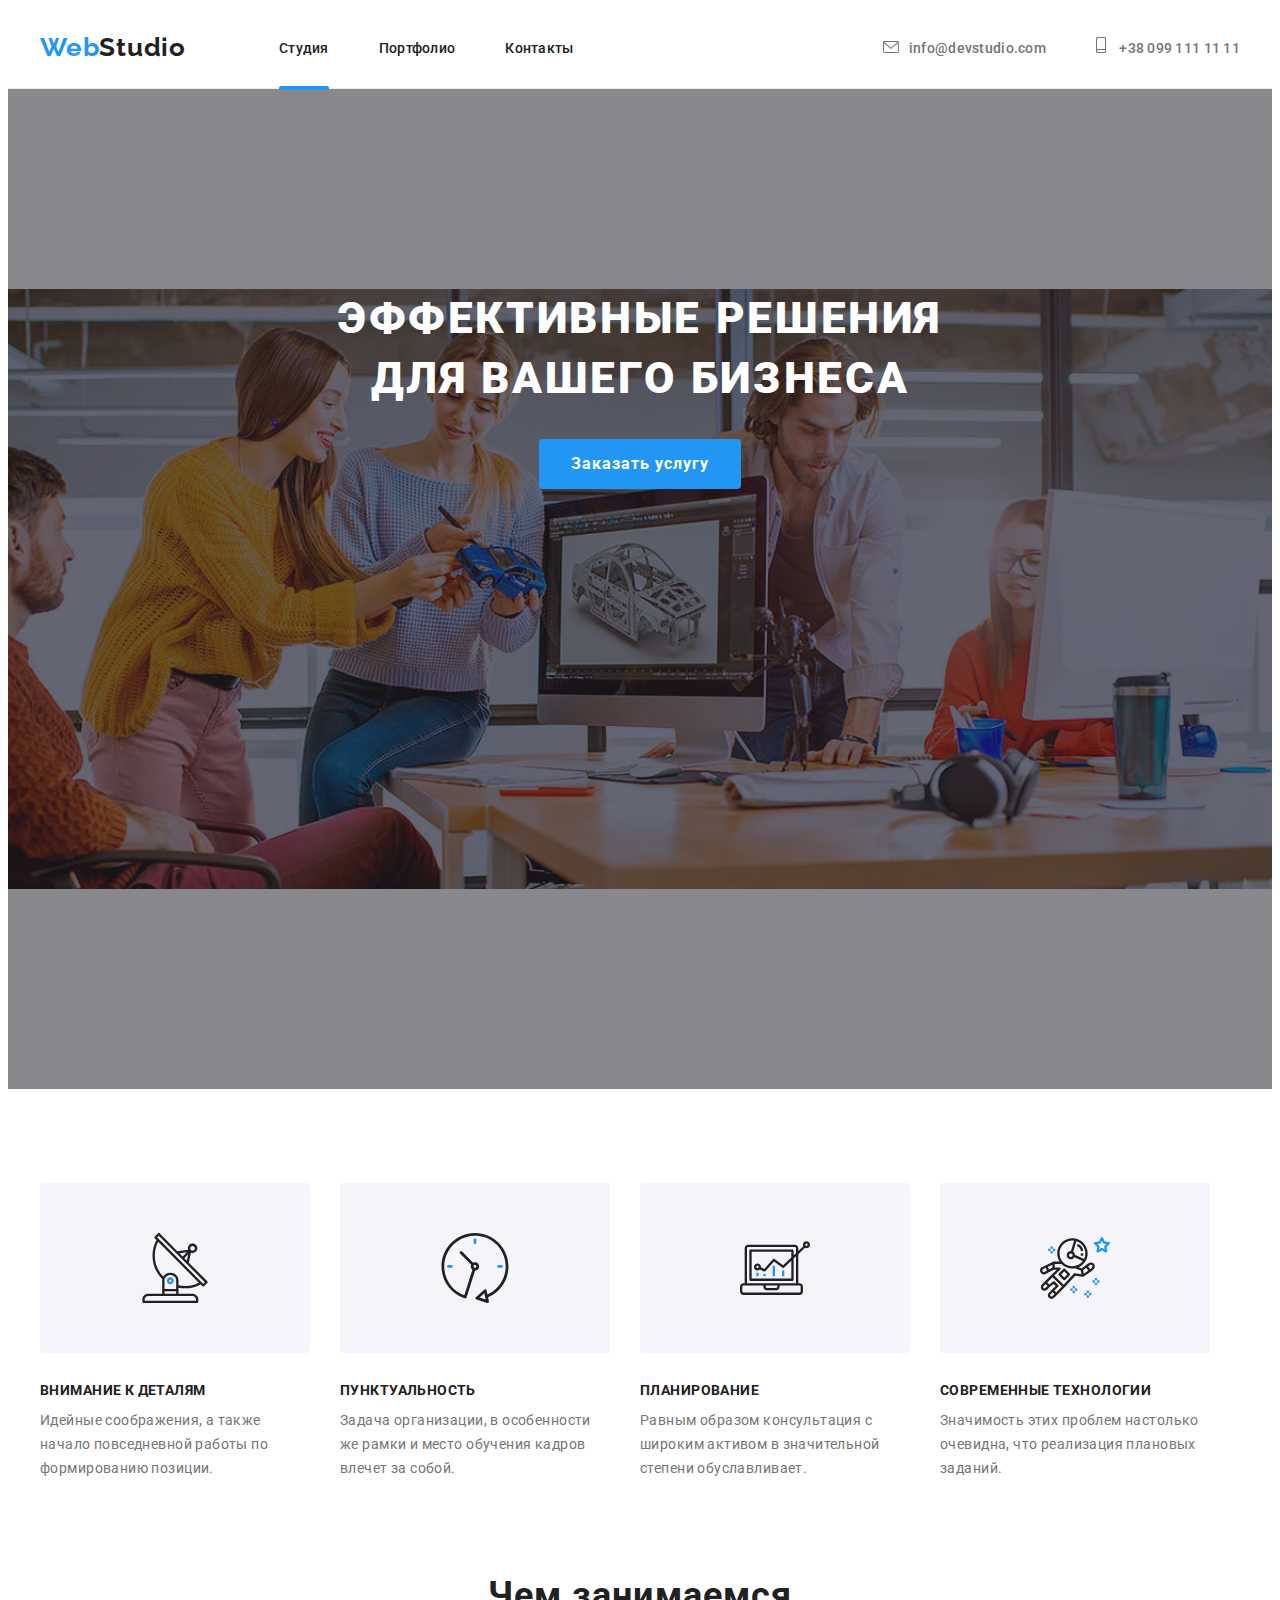
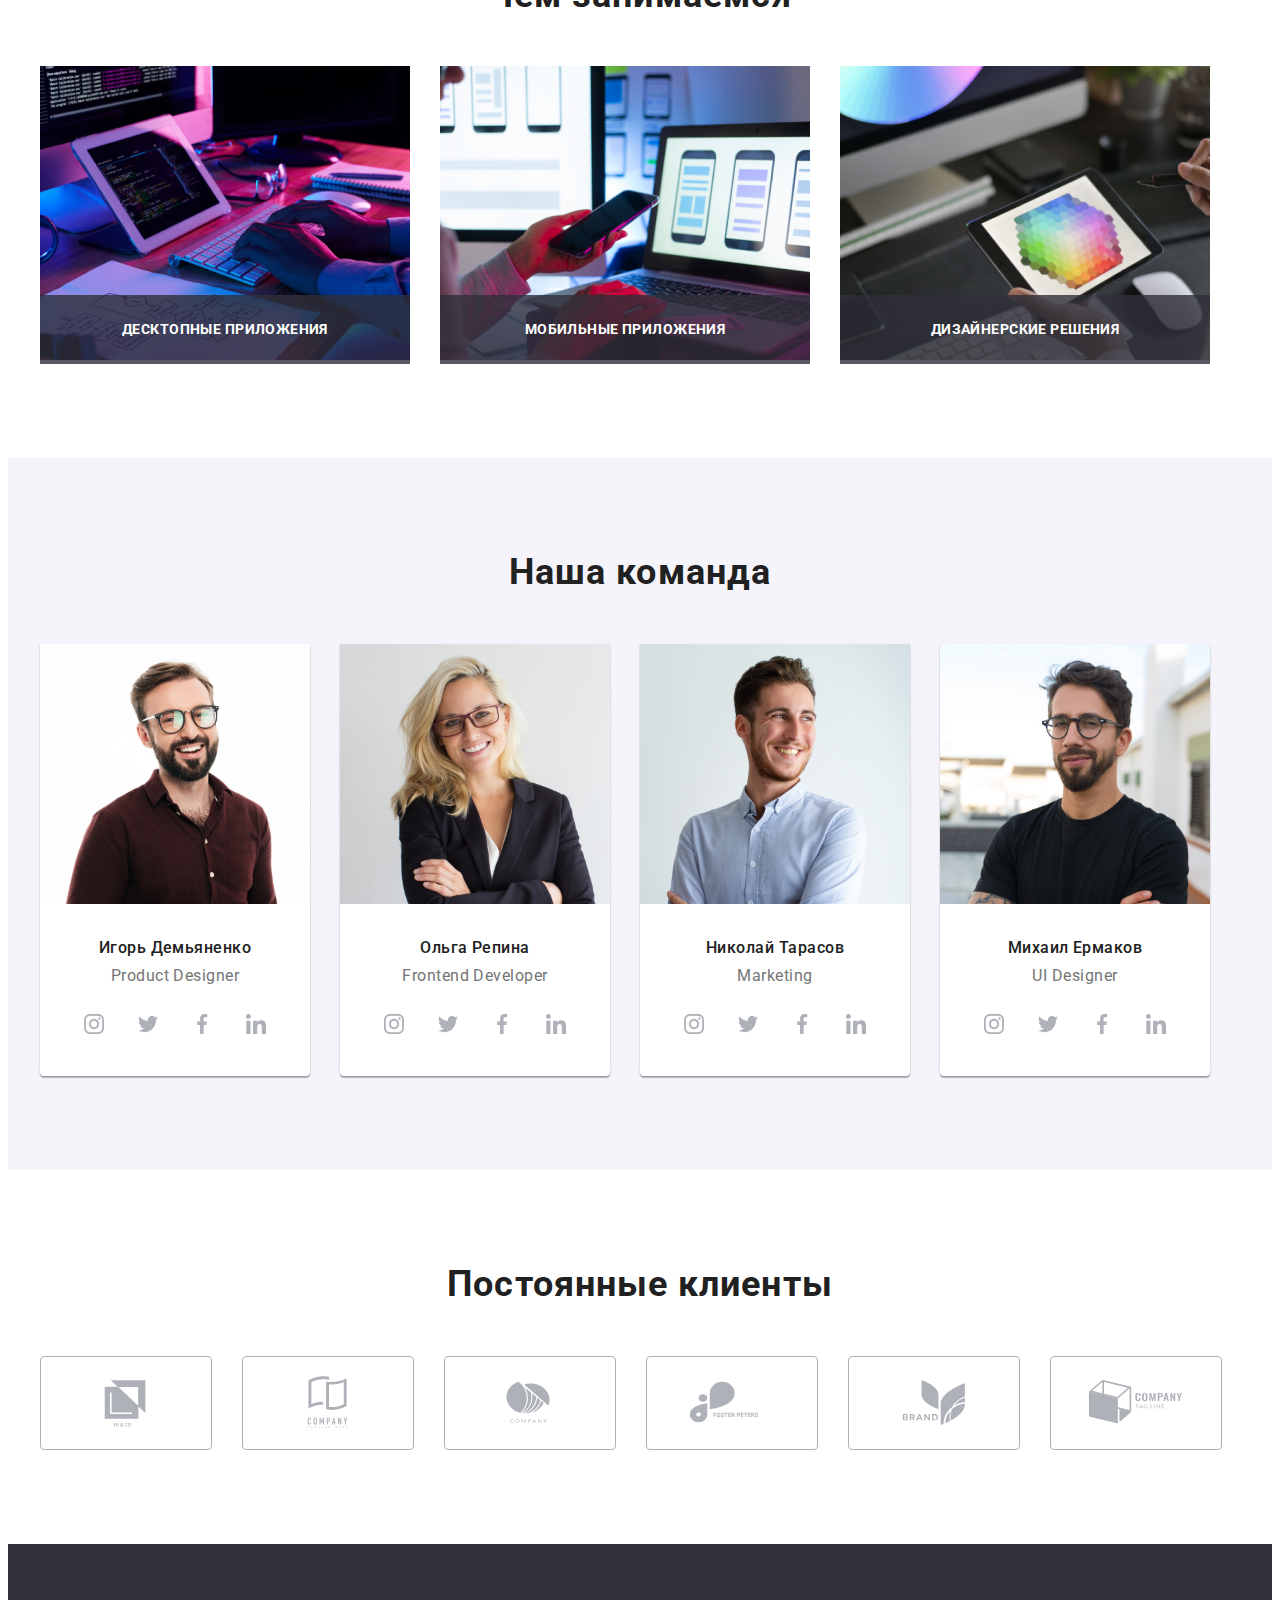
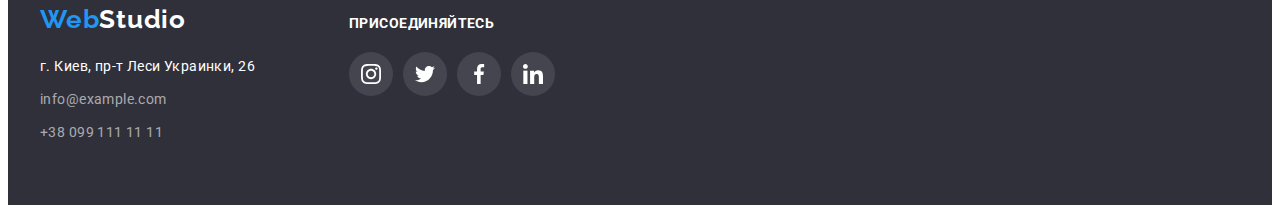
<file: index.html>
<!DOCTYPE html>
<html lang="ru">
<head>
    <meta charset="UTF-8">
    <meta http-equiv="X-UA-Compatible" content="IE=edge">
    <meta name="viewport" content="width=device-width, initial-scale=1.0">
    <title>Document</title>
    <link href="https://unpkg.com/aos@2.3.1/dist/aos.css" rel="stylesheet">
    <link rel="preconnect" href="https://fonts.googleapis.com">
    <link rel="preconnect" href="https://fonts.gstatic.com" crossorigin>
    <link href="https://fonts.googleapis.com/css2?family=Raleway:wght@700&family=Roboto:wght@400;500;700;900&display=swap"
        rel="stylesheet">
        <link rel="stylesheet" href="https://cdnjs.cloudflare.com/ajax/libs/modern-normalize/1.1.0/modern-normalize.min.css"
            integrity="sha512-wpPYUAdjBVSE4KJnH1VR1HeZfpl1ub8YT/NKx4PuQ5NmX2tKuGu6U/JRp5y+Y8XG2tV+wKQpNHVUX03MfMFn9Q=="
            crossorigin="anonymous" referrerpolicy="no-referrer" />
    <link rel="stylesheet" href="https://cdnjs.cloudflare.com/ajax/libs/modern-normalize/1.1.0/modern-normalize.min.css"
        integrity="sha512-wpPYUAdjBVSE4KJnH1VR1HeZfpl1ub8YT/NKx4PuQ5NmX2tKuGu6U/JRp5y+Y8XG2tV+wKQpNHVUX03MfMFn9Q=="
        crossorigin="anonymous" referrerpolicy="no-referrer" />
    <link rel="stylesheet" href="./css/styies.css">
</head>
<body>
    <header class="header">
        <div class="container header-container">
        <a class="logo"  href="./index.html">Web<span class="header-studio">Studio</span></a>
        <nav>
        <ul class='site-naw'>
            <li class="site-naw-li"><a class="site-naw-a" href="./index.html">Студия</a></li>
            <li class="site-naw-li"><a class="site-naw-b" href="./portfolio.html">Портфолио</a></li>
            <li class="site-naw-li"><a class="site-naw-c" href="">Контакты</a></li>
        </ul>
        </nav>
        <ul class="contact">
            <li class="contact-li"><a class="contact-a" href=""><svg class="contact-svg" width="16" height="12">
                <use href="./img/sprite.svg#envelope"></use>
            </svg>info@devstudio.com</a></li>
            <li class="contact-li"><a class="contact-a" href="+380991111111"><svg class="contact-svg" width="10" height="16">
                <use href="./img/sprite.svg#smartphone"></use>
            </svg>
                +38 099 111 11 11</a></li>
        </ul>
        </div>
    </header>
    <main>
        <section class="herou">
            <div class="container">
            <h1>Эффективные решения <br> для вашего бизнеса</h1>
            <button class="button" type="button" data-modal-open>Заказать услугу</button>
            </div>
        </section>
        <!-- Секция плюсов -->
            <div class="container">
                <section class="section section-padding">
            <ul class="arguments">
                <li class="arguments-li "><h4>Внимание к деталям</h4> 
                    <p>Идейные соображения, а также <br> начало повседневной работы по <br> формированию позиции.</p></li>
                <li class="arguments-li"><h4>Пунктуальность</h4>
                    <p>Задача организации, в особенности <br> же рамки и место обучения кадров <br> влечет за собой.</p></li>
                <li class="arguments-li"><h4>Планирование</h4>
                     <p>Равным образом консультация с <br> широким активом в значительной <br> степени обуславливает.</p></li>
                <li class="arguments-li"><h4>Современные технологии</h4>
                    <p>Значимость этих проблем настолько <br> очевидна, что реализация плановых <br> заданий.</p></li>
            </ul>
            </section>
            </div>
        <section class=" section">
            <div class="container">
            <h2>Чем занимаемся</h2>
            <ul class="img-ul">
                <li class="img-li"><img src="./img/img-1.png"
                         alt=""
                         width="370"
                         height="294">
                <Div class="name-img-div"><p class="p-six">Десктопные приложения</p></Div></li>
                <li class="img-li"><img src="./img/img-2.png"
                         alt=""
                         width="370"
                         height="294">
                <Div class="name-img-div"><p class="p-six">Мобильные приложения</p></Div></li>
                <li class="img-li"><img src="./img/img-3.png"
                         alt=""
                         width="370"
                         height="294">
                <Div class="name-img-div"><p class="p-six">Дизайнерские решения</p></Div></li>
            </ul>
            </div>
        </section>
        <section class="section-team section">
            <div class="container">
            <h2>Наша команда</h2>
            <ul class="team">
                <li class="team-li"><img src="./img/img-4.jpg" 
                         alt="Игорь Демьяненко"
                         width="270"
                         height="260">
                    <div class="team-h-p"><h4 class="name">Игорь Демьяненко</h4>
                    <p class="profession">Product Designer</p>
                    <ul class="social-icons">
                        <li class="social-list-item"><a class="social-icon-list" href="">
                            <svg class="social-icon-instagram" width="20" height="20">
                                <use href="./img/sprite.svg#instagram">
                                </use>
                            </svg>
                        </a></li>
                        <li class="social-list-item"><a class="social-icon-list" href="">
                            <svg class="social-icon-twitter" width="20" height="20">
                                <use href="./img/sprite.svg#twitter">
                                </use>
                            </svg>
                        </a></li>
                        <li class="social-list-item"><a class="social-icon-list" href="">
                           <svg class="social-icon-facebook" width="20" height="20">
                               <use href="./img/sprite.svg#facebook">
                               </use>
                           </svg>
                        </a></li>
                        <li class="social-list-item"><a class="social-icon-list" href="">
                            <svg class="social-icon-linkedin" width="20" height="20">
                                <use href="./img/sprite.svg#linkedin">
                                </use>
                            </svg>
                        </a></li>
                    </ul>
                    </div></li>
                <li class="team-li"><img src="./img/img-5.jpg"
                         alt="Ольга Репина"
                         width="270"
                         height="260">
                    <div class="team-h-p"><h4 class="name">Ольга Репина</h4>
                    <p class="profession">Frontend Developer</p>
                    <ul class="social-icons">
                        <li class="social-list-item"><a class="social-icon-list" href="">
                                <svg class="social-icon-instagram" width="20" height="20">
                                    <use href="./img/sprite.svg#instagram">
                                    </use>
                                </svg>
                            </a></li>
                        <li class="social-list-item"><a class="social-icon-list" href="">
                                <svg class="social-icon-twitter" width="20" height="20">
                                    <use href="./img/sprite.svg#twitter">
                                    </use>
                                </svg>
                            </a></li>
                        <li class="social-list-item"><a class="social-icon-list" href="">
                                <svg class="social-icon-facebook" width="20" height="20">
                                    <use href="./img/sprite.svg#facebook">
                                    </use>
                                </svg>
                            </a></li>
                        <li class="social-list-item"><a class="social-icon-list" href="">
                                <svg class="social-icon-linkedin" width="20" height="20">
                                    <use href="./img/sprite.svg#linkedin">
                                    </use>
                                </svg>
                            </a></li>
                    </ul>
                    </div></li>
                <li class="team-li"><img src="./img/img-6.jpg"
                         alt="Николай Тарасов"
                         width="270"
                         height="260">
                    <div class="team-h-p">
                    <h4 class="name">Николай Тарасов</h4>
                    <p class="profession">Marketing</p>
                    <ul class="social-icons">
                        <li class="social-list-item"><a class="social-icon-list" href="">
                                <svg class="social-icon-instagram" width="20" height="20">
                                    <use href="./img/sprite.svg#instagram">
                                    </use>
                                </svg>
                            </a></li>
                        <li class="social-list-item"><a class="social-icon-list" href="">
                                <svg class="social-icon-twitter" width="20" height="20">
                                    <use href="./img/sprite.svg#twitter">
                                    </use>
                                </svg>
                            </a></li>
                        <li class="social-list-item"><a class="social-icon-list" href="">
                                <svg class="social-icon-facebook" width="20" height="20">
                                    <use href="./img/sprite.svg#facebook">
                                    </use>
                                </svg>
                            </a></li>
                        <li class="social-list-item"><a class="social-icon-list" href="">
                                <svg class="social-icon-linkedin" width="20" height="20">
                                    <use href="./img/sprite.svg#linkedin">
                                    </use>
                                </svg>
                            </a></li>
                    </ul>
                    </div>
                </li>
                <li class="team-li"><img src="./img/img-7.jpg"
                         alt="Михаил Ермаков"
                         width="270"
                         height="260">
                    <div class="team-h-p">
                    <h4 class="name">Михаил Ермаков</h4>
                    <p class="profession">UI Designer</p>
                    <ul class="social-icons">
                        <li class="social-list-item"><a class="social-icon-list" href="">
                                <svg class="social-icon-instagram" width="20" height="20">
                                    <use href="./img/sprite.svg#instagram">
                                    </use>
                                </svg>
                            </a></li>
                        <li class="social-list-item"><a class="social-icon-list" href="">
                                <svg class="social-icon-twitter" width="20" height="20">
                                    <use href="./img/sprite.svg#twitter">
                                    </use>
                                </svg>
                            </a></li>
                        <li class="social-list-item"><a class="social-icon-list" href="">
                                <svg class="social-icon-facebook" width="20" height="20">
                                    <use href="./img/sprite.svg#facebook">
                                    </use>
                                </svg>
                            </a></li>
                        <li class="social-list-item"><a class="social-icon-list" href="">
                                <svg class="social-icon-linkedin" width="20" height="20">
                                    <use href="./img/sprite.svg#linkedin">
                                    </use>
                                </svg>
                            </a></li>
                    </ul>
                    </div>
            </ul>
            </div>
        </section>
        <section class="client">
                <div class="container">
                    <section class="section">
                <h2>Постоянные клиенты</h2>
                <ul class="client-ul">
                    <li class="client-li"><a class="client-a" href="">
                            <svg class="client-svg" width="106px" height="60px">
                                <use href="./img/sprite.svg#logo"></use>
                            </svg>
                        </a></li>
                    <li class="client-li"><a class="client-a" href="">
                            <svg class="client-svg" width="106px" height="60px">
                                <use href="./img/sprite.svg#logo-one"></use>
                            </svg>
                        </a></li>
                    <li class="client-li"><a class="client-a" href="">
                            <svg class="client-svg" width="106px" height="60px">
                                <use href="./img/sprite.svg#logo-too"></use>
                            </svg>
                        </a></li>
                    <li class="client-li"><a class="client-a" href="">
                            <svg class="client-svg" width="106px" height="60px">
                                <use href="./img/sprite.svg#logo-three"></use>
                            </svg>
                        </a></li>
                    <li class="client-li"><a class="client-a" href="">
                            <svg class="client-svg" width="106px" height="60px">
                                <use href="./img/sprite.svg#logo-fo"></use>
                            </svg>
                        </a></li>
                    <li class="client-li"><a class="client-a" href="">
                            <svg class="client-svg"  width="106px" height="60px">
                                <use href="./img/sprite.svg#logo-five"></use>
                            </svg>
                        </a></li>
                </ul>
                </section>
            </div>
        </section>
    </main>
    <footer class="footer">
        <div class="container footer-too">
        <div class="logo-and-addres">
        <a class="logo" href="./index.html">Web<span class="footer-studio">Studio</span></a>
        <address>
            <ul >
                <li class="addres-li"><a class="physical-addres " href="https://www.google.com/maps/place/%D0%B1%D1%83%D0%BB%D1%8C%D0%B2%D0%B0%D1%80+%D0%9B%D0%B5%D1%81%D1%96+%D0%A3%D0%BA%D1%80%D0%B0%D1%97%D0%BD%D0%BA%D0%B8,+26,+%D0%9A%D0%B8%D1%97%D0%B2,+02000/@50.4265807,30.5361971,17z/data=!3m1!4b1!4m5!3m4!1s0x40d4cf0e033ecbe9:0x57a4dffefec77da0!8m2!3d50.4265807!4d30.5383858">г. Киев, пр-т Леси Украинки, 26</a></li>
                <li class="addres-li"><a class="footer-contact" href="info@example.com">info@example.com</a></li>
                <li class="addres-li"><a class="footer-contact" href="+380991111111">+38 099 111 11 11</a></li>
            </ul>
        </address>
        </div>
        <div class="join">
            <h5>присоединяйтесь</h5>
            <ul class="social-icons">
                <li class="social-list-item footer-icons"><a class="social-icon-list-footer" href="">
                        <svg class="social-icon-instagram" width="20" height="20">
                            <use href="./img/sprite.svg#instagram">
                            </use>
                        </svg>
                    </a></li>
                <li class="social-list-item footer-icons"><a class="social-icon-list-footer" href="">
                        <svg class="social-icon-twitter" width="20" height="20">
                            <use href="./img/sprite.svg#twitter">
                            </use>
                        </svg>
                    </a></li>
                <li class="social-list-item footer-icons"><a class="social-icon-list-footer" href="">
                        <svg class="social-icon-facebook" width="20" height="20">
                            <use href="./img/sprite.svg#facebook">
                            </use>
                        </svg>
                    </a></li>
                <li class="social-list-item footer-icons"><a class="social-icon-list-footer" href="">
                        <svg class="social-icon-linkedin" width="20" height="20">
                            <use href="./img/sprite.svg#linkedin">
                            </use>
                        </svg>
                    </a></li>
            </ul>
        </div>
        </div>
    </footer>
    <div class="backdrop is-hidden" data-modal>
        <div class="modal">
                <button type="button" class="modal-clouse-btn" data-modal-close>
                        <svg class="modal-clouse-icon" width="18" height="18">
                            <use href="./img/sprite.svg#icon-close">

                            </use>
                        </svg>
                </button>
        </div>

    </div>
<script src="./css/modal.js"></script>
<script src="https://unpkg.com/aos@2.3.1/dist/aos.js"></script>
<script>
    AOS.init();
</script>
</body>
</html>
</file>
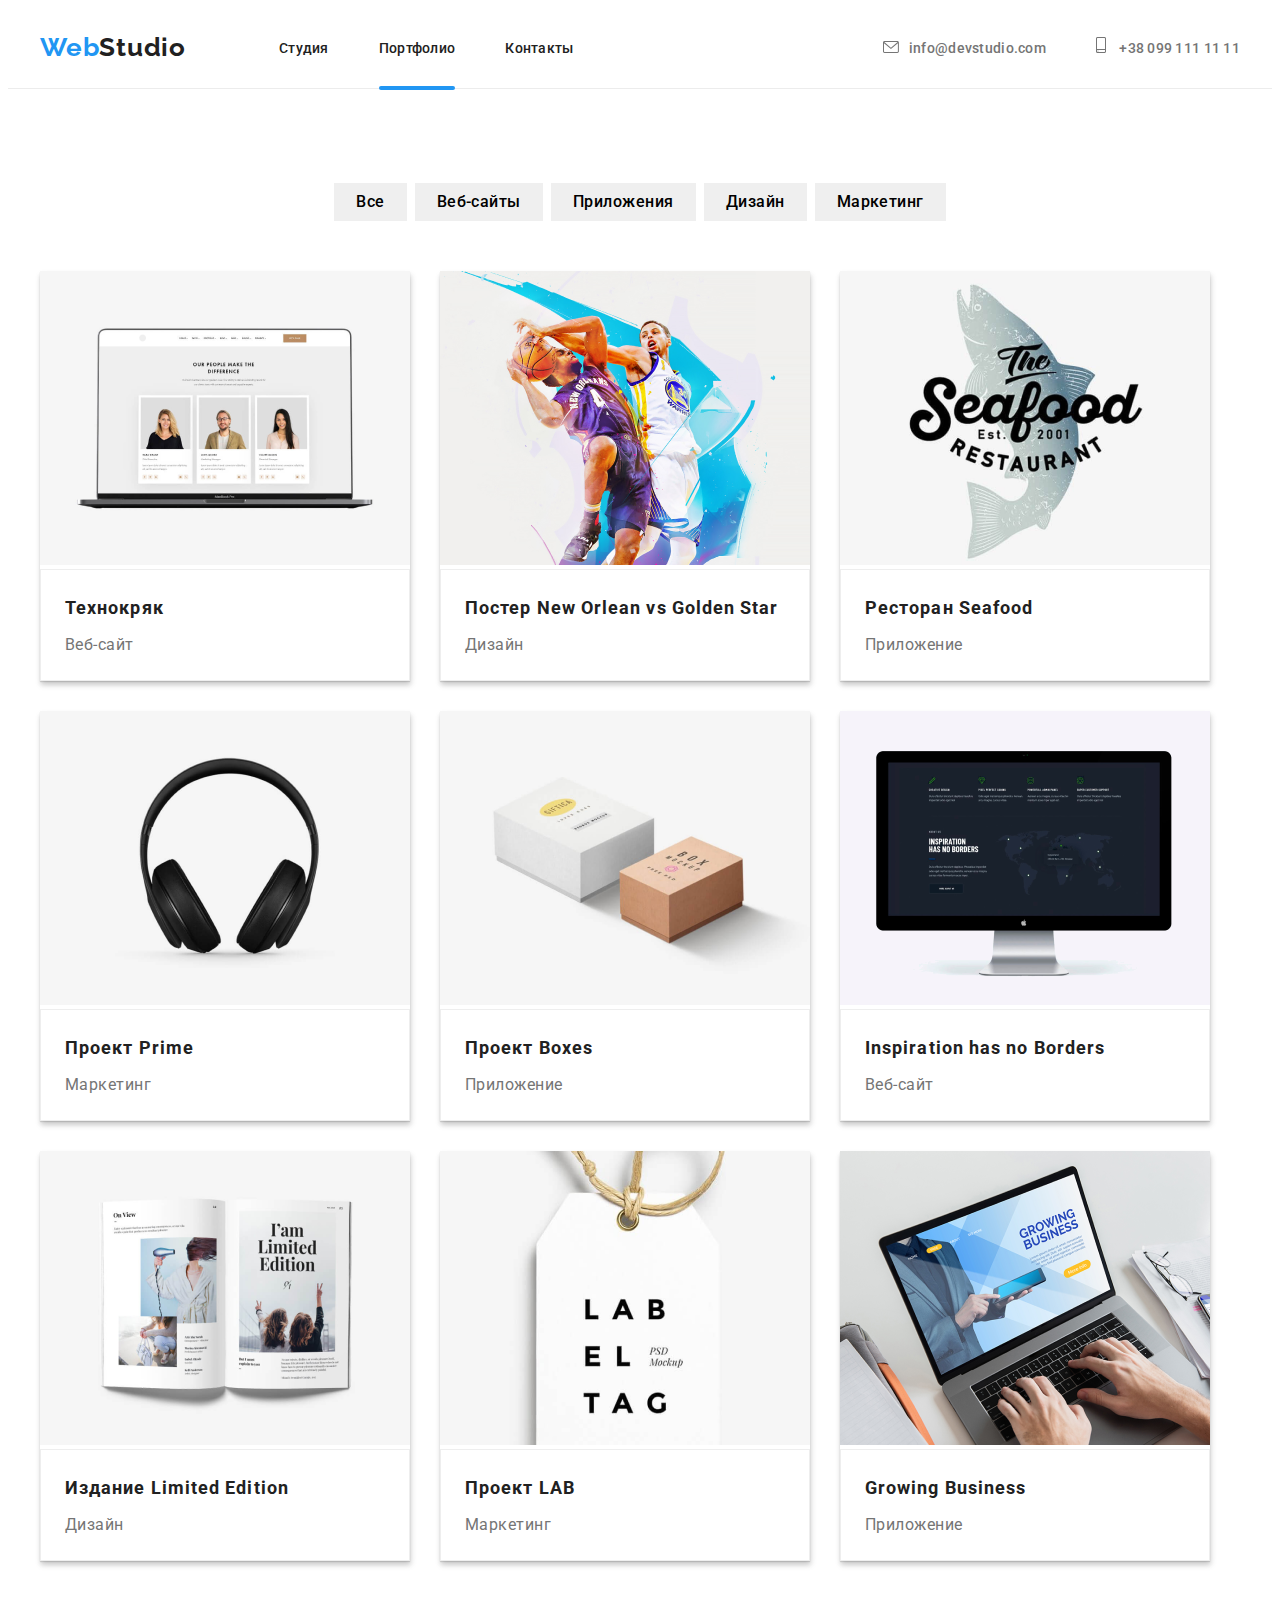
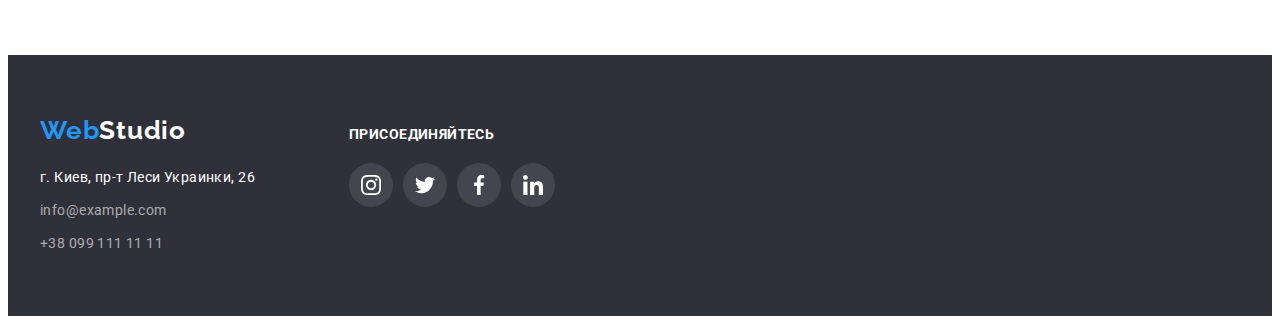
<file: portfolio.html>
<!DOCTYPE html>
<html lang="ru">
<head>
    <meta charset="UTF-8">
    <meta http-equiv="X-UA-Compatible" content="IE=edge">
    <meta name="viewport" content="width=device-width, initial-scale=1.0">
    <title>Document</title>
    <link rel="preconnect" href="https://fonts.googleapis.com">
    <link rel="preconnect" href="https://fonts.gstatic.com" crossorigin>
    <link href="https://fonts.googleapis.com/css2?family=Raleway:wght@700&family=Roboto:wght@400;500;700;900&display=swap"
        rel="stylesheet">
    <link rel="stylesheet" href="https://cdnjs.cloudflare.com/ajax/libs/modern-normalize/1.1.0/modern-normalize.min.css"
        integrity="sha512-wpPYUAdjBVSE4KJnH1VR1HeZfpl1ub8YT/NKx4PuQ5NmX2tKuGu6U/JRp5y+Y8XG2tV+wKQpNHVUX03MfMFn9Q=="
        crossorigin="anonymous" referrerpolicy="no-referrer" />
    <link rel="stylesheet" href="./css/styies.css">
</head>
<body>
<header class="header">
    <div class="container header-container">
        <a class="logo" href="./index.html">Web<span class="header-studio">Studio</span></a>
        <nav>
            <ul class='site-naw'>
                <li class="site-naw-li"><a class="site-naw-c" href="./index.html">Студия</a></li>
                <li class="site-naw-li"><a class="site-naw-d" href="./portfolio.html">Портфолио</a></li>
                <li class="site-naw-li"><a class="site-naw-c" href="">Контакты</a></li>
            </ul>
        </nav>
        <ul class="contact">
            <li class="contact-li"><a class="contact-a" href=""><svg class="contact-svg" width="16" height="12">
                        <use href="./img/sprite.svg#envelope"></use>
                    </svg>info@devstudio.com</a></li>
            <li class="contact-li"><a class="contact-a" href="+380991111111"><svg class="contact-svg" width="10"
                        height="16">
                        <use href="./img/sprite.svg#smartphone"></use>
                    </svg>
                    +38 099 111 11 11</a></li>
        </ul>
    </div>
</header>
    <main>
        <section class="section">
            <div class="container">
            <ul class="button-portfolio-ul" >
                <li class="li-button-portfolio"><button class="button-portfolio" type="button">Все</button></li>
                <li class="li-button-portfolio"><button class="button-portfolio" type="button">Веб-сайты</button></li>
                <li class="li-button-portfolio"><button class="button-portfolio" type="button">Приложения</button></li>
                <li class="li-button-portfolio"><button class="button-portfolio" type="button">Дизайн</button></li>
                <li class="li-button-portfolio"><button class="button-portfolio" type="button">Маркетинг</button></li>
            </ul>
            <ul class="main">
                <li class="main-li">
                    <a href="" class="main-li-a">
                <div class="main-li-img"><img 
                    src="./img/img-8.png" 
                    alt="сотрудники" width="370" height="294"/>
                    <p class="overlay">Ресурс предлагает комплексные предложения с разным уровнем функционала и сервисов. Все это позволит
                        посетителю получить исчерпывающие сведения о компании или частном лице.</p>
                </div>
                    <div class="main-h-p">
                        <h3>Технокряк</h3>
                        <p class="main-p">Веб-сайт</p>
                    </div>
                    </a>
                </li>
                <li class="main-li">
                    <a href="" class="main-li-a">
                    <div class="main-li-img">
                    <img src="./img/img-9.png" alt="баскетбол" width="370" height="294">
                    <p class="overlay">Ресурс предлагает комплексные предложения с разным уровнем функционала и сервисов. Все это позволит
                        посетителю получить исчерпывающие сведения о компании или частном лице.</p>
                        </div>
                   <div class="main-h-p">
                       <h3>Постер New Orlean vs Golden Star</h3>
                    <p class="main-p">Дизайн</p>
                    </div>
                    </a>
                </li>
                <li class="main-li">
                    <a href="" class="main-li-a">
                    <div class="main-li-img">
                    <img src="./img/img-90.png" alt="еда" width="370" height="294">
                    <p class="overlay">Ресурс предлагает комплексные предложения с разным уровнем функционала и сервисов. Все это позволит
                        посетителю получить исчерпывающие сведения о компании или частном лице.</p>
                    </div>
                   <div class="main-h-p" ><h3>Ресторан Seafood</h3>
                    <p class="main-p">Приложение</p>
                    </div>
                    </a>
                </li>
                <li class="main-li">
                    <a href="" class="main-li-a">
                    <div class="main-li-img">
                    <img src="./img/img-91.png" alt="наушники" width="370" height="294">
                    <p class="overlay">Ресурс предлагает комплексные предложения с разным уровнем функционала и сервисов. Все это позволит
                        посетителю получить исчерпывающие сведения о компании или частном лице.</p>
                    </div>
                   <div class="main-h-p"><h3>Проект Prime</h3>
                    <p class="main-p">Маркетинг</p>
                    </div>
                    </a>
                </li>
                <li class="main-li">
                    <a href="" class="main-li-a">
                    <div class="main-li-img">
                    <img src="./img/img-92.png" alt="коробки" width="370" height="294">
                    <p class="overlay">Ресурс предлагает комплексные предложения с разным уровнем функционала и сервисов. Все это позволит
                        посетителю получить исчерпывающие сведения о компании или частном лице.</p>
                    </div>
                   <div class="main-h-p"><h3>Проект Boxes</h3>
                    <p class="main-p">Приложение</p>
                    </div>
                    </a>
                </li>
                <li class="main-li">
                    <a href="" class="main-li-a">
                    <div class="main-li-img">
                    <img src="./img/img-93.png" alt="монитор" width="370" height="294">
                    <p class="overlay">Ресурс предлагает комплексные предложения с разным уровнем функционала и сервисов. Все это позволит
                        посетителю получить исчерпывающие сведения о компании или частном лице.</p>
                    </div>
                   <div class="main-h-p">
                    <h3>Inspiration has no Borders</h3>
                    <p class="main-p">Веб-сайт</p>
                    </div>
                    </a>
                </li>
                <li class="main-li">
                    <a href="" class="main-li-a">
                    <div class="main-li-img">
                    <img src="./img/img-94.png" alt="книжка" width="370" height="294">
                    <p class="overlay">Ресурс предлагает комплексные предложения с разным уровнем функционала и сервисов. Все это позволит
                    посетителю получить исчерпывающие сведения о компании или частном лице.</p>
                    </div>
                   <div class="main-h-p" ><h3>Издание Limited Edition</h3>
                    <p class="main-p">Дизайн</p>
                    </div>
                    </a>
                </li>
                <li class="main-li">
                    <a href="" class="main-li-a">
                    <div class="main-li-img">
                    <img src="./img/img-95.png" alt="листок" width="370" height="294">
                    <p class="overlay">Ресурс предлагает комплексные предложения с разным уровнем функционала и сервисов. Все это позволит
                        посетителю получить исчерпывающие сведения о компании или частном лице.</p>
                    </div>
                   <div class="main-h-p"><h3>Проект LAB</h3>
                    <p class="main-p">Маркетинг</p>
                    </div>
                    </a>
                </li>
                <li class="main-li">
                    <a href="" class="main-li-a">
                    <div class="main-li-img">
                    <img src="./img/img-96.png" alt="ноутбук" width="370" height="294">
                    <p class="overlay">Ресурс предлагает комплексные предложения с разным уровнем функционала и сервисов. Все это позволит
                        посетителю получить исчерпывающие сведения о компании или частном лице.</p>
                    </div>
                   <div class="main-h-p"><h3>Growing Business</h3>
                    <p class="main-p">Приложение</p>
                    </div>
                    </a>
                </li>
            </ul>
            </div>
        </section>
     </main>
    <footer class="footer">
        <div class="container footer-too">
            <div class="logo-and-addres">
                <a class="logo" href="./index.html">Web<span class="footer-studio">Studio</span></a>
                <address>
                    <ul>
                        <li class="addres-li"><a class="physical-addres "
                                href="https://www.google.com/maps/place/%D0%B1%D1%83%D0%BB%D1%8C%D0%B2%D0%B0%D1%80+%D0%9B%D0%B5%D1%81%D1%96+%D0%A3%D0%BA%D1%80%D0%B0%D1%97%D0%BD%D0%BA%D0%B8,+26,+%D0%9A%D0%B8%D1%97%D0%B2,+02000/@50.4265807,30.5361971,17z/data=!3m1!4b1!4m5!3m4!1s0x40d4cf0e033ecbe9:0x57a4dffefec77da0!8m2!3d50.4265807!4d30.5383858">г.
                                Киев, пр-т Леси Украинки, 26</a></li>
                        <li class="addres-li"><a class="footer-contact" href="info@example.com">info@example.com</a></li>
                        <li class="addres-li"><a class="footer-contact" href="+380991111111">+38 099 111 11 11</a></li>
                    </ul>
                </address>
            </div>
            <div class="join">
                <h5>присоединяйтесь</h5>
                <ul class="social-icons">
                    <li class="social-list-item footer-icons"><a class="social-icon-list-footer" href="">
                            <svg class="social-icon-instagram" width="20" height="20">
                                <use href="./img/sprite.svg#instagram">
                                </use>
                            </svg>
                        </a></li>
                    <li class="social-list-item footer-icons"><a class="social-icon-list-footer" href="">
                            <svg class="social-icon-twitter" width="20" height="20">
                                <use href="./img/sprite.svg#twitter">
                                </use>
                            </svg>
                        </a></li>
                    <li class="social-list-item footer-icons"><a class="social-icon-list-footer" href="">
                            <svg class="social-icon-facebook" width="20" height="20">
                                <use href="./img/sprite.svg#facebook">
                                </use>
                            </svg>
                        </a></li>
                    <li class="social-list-item footer-icons"><a class="social-icon-list-footer" href="">
                            <svg class="social-icon-linkedin" width="20" height="20">
                                <use href="./img/sprite.svg#linkedin">
                                </use>
                            </svg>
                        </a></li>
                </ul>
            </div>
        </div>
    </footer>
 
</body>
</html>
</file>
<file: css/styies.css>
a {
  text-decoration: none;
}
ul {
  list-style-type: none;
}
h1,h2,h3,h4,h5,h6 {
  margin:0;
  padding: 0;
}
*img {display:block;
  max-width: 100%;
  max-height: 100%;
}
ul,ol{
 margin:0;
 padding:0;
}
p{margin:0;
padding: 0;}
body {font-family:'Roboto', sans-serif;}
button {border:none ;}
.container{
  width: 1200px;
  padding-left: 15px;
  padding-right:15px;
  margin-left: auto;
  margin-right: auto;
}
.header-container {
  display: flex;
  align-items: center;
}
/* шапка */
.header { 
  background: #FFFFFF;
  padding-top: 24px;
  padding-bottom: 25px;
  border-bottom: 1px solid #ECECEC;
}
.contact-icon{
  margin-right: 10px;
  
}
.logo {font-family: 'Raleway', sans-serif;
font-weight: bold;
font-size: 26px;
line-height: 1.19;
letter-spacing: 0.03em;
color:#2196F3;
margin-right: 93px;}
.header-studio {color: #212121;}
.footer-studio {color: #FFFFFF;}
.site-naw a {
#212121
}
.site-naw {display: flex;
align-items: center;
}
.site-naw-a {
position: relative;

}
.site-naw-a::after {
  content: "";
  position: absolute;
  display: block;
  width: 100%;
  top: 46px;
  height: 4px;
  background: #2196F3;
  border-radius: 2px;
  /* opacity: 0; */
  transition: opacity 250ms cubic-bezier(0.4, 0, 0.2, 1);
}
.site-naw-d {
  position: relative;}
.site-naw-d::after {
  content: "";
  position: absolute;
  display: block;
  width: 100%;
  top: 46px;
  height: 4px;
  background: #2196F3;
  border-radius: 2px;
  /* opacity: 0; */
  transition: opacity 250ms cubic-bezier(0.4, 0, 0.2, 1);
}

/* .site-naw-a:hover::after {
  opacity: 1; */
/* } */
.site-naw-li:not(:last-child){
  margin-right: 50px;
}
.contact-li:not(:last-child){
margin-right: 50px;
}
.contact-svg{margin-right:10px;
 
}
.site-naw a {
font-weight: 500;
font-size: 14px;
line-height: 1.14;
letter-spacing: 0.02em;
color: #212121;
transition-property: color;
transition-duration: 250ms;
transition-timing-function: cubic-bezier(0.4, 0, 0.2, 1);}
.site-naw a:hover,
.site-naw a:focus {
  color: #2196f3;
 
}
.contact{display: flex;
align-items: center;
margin-left: auto;
}
.contact-a {
background-image: ;
font-weight: 500;
font-size: 14px;
line-height: 1.14;
letter-spacing: 0.02em;
color: #757575;
fill: #757575;
transition-property: fill,color;
transition-duration: 250ms;
transition-timing-function: cubic-bezier(0.4, 0, 0.2, 1);
}
.contact-a:hover,
.contact-a:focus {
  color: #2196f3;
  fill: #2196f3;
}
/* меню */
.herou {
  background-image:linear-gradient(
    rgba(47, 48, 58, 0.4),
    rgba(47, 48, 58, 0.4)
  ),
    url('../img/Img-personal.png');
  
  text-align: center;
  background-color:#C4C4C4;
  background-size: 1600px;
  background-repeat: no-repeat;
  background-position: center;
  padding-top: 200px;
  padding-bottom: 200px;
  height:600px;
  
  }
h1 {
font-family:'Roboto', sans-serif;
font-weight: 900;
font-size: 44px;
line-height: 1.36;
letter-spacing: 0.06em;
text-transform: uppercase;
color: #FFFFFF;
margin-bottom: 30px;
}
.button {
font-family:'Roboto', sans-serif;
font-weight: bold;
font-size: 16px;
line-height:1.88;
display: block
align-items: center;
letter-spacing: 0.06em;
color: #ffffff;
background-color: #2196f3;
cursor: pointer;
padding: 10px 32px;
border-radius: 4px;
}

.arguments-li{min-width: 270px;}
.arguments-li:not(:last-child){
  margin-right: 30px;
  
}
.arguments {display: flex;
  align-items: center;
}
.arguments h4 {
font-weight: bold;
font-size: 14px;
line-height: 1.14;
letter-spacing: 0.03em;
text-transform: uppercase;
color:#212121;
margin-bottom: 10px;
}
.arguments p {
font-weight: normal;
font-size: 14px;
line-height:1.71;
letter-spacing: 0.03em;
color: #757575;
}
.arguments-li::before{
  display: block;
  content: "";
  height:120px;
  padding: 25px 100px;
  background-repeat: no-repeat;
  background-size: padding: 25px 100px;
  background-position: center;
  background-color: #F5F4FA;
  margin-bottom:30px;
  border-radius: 4px;
  }
.arguments-li:nth-child(1)::before{
  background-image: url("../img/antennaa.svg");
}
.arguments-li:nth-child(2)::before{
  background-image: url("../img/clock.svg");
}
.arguments-li:nth-child(3)::before{
  background-image: url("../img/diagram.svg");
}
.arguments-li:nth-child(4)::before{
  background-image: url("../img/astronaut.svg");
}

.antenna 
.section-padding{
  padding-top: 0;
}
h2 {
font-weight: bold;
font-size: 36px;
line-height: 1.16;
text-align: center;
letter-spacing: 0.03em;
color: #212121;
margin-bottom: 50px;
   }
.img-ul{display: flex;
align-items: center;}
.img-li:not(:last-child){
  margin-right: 30px;
}

.team{
  display: flex;
  align-items: center;
}
.section-team {background-color: #F5F4FA;}
.team-li:not(:last-child){
  margin-right: 30px;
}
.team-li {
  box-shadow: 0px 2px 1px 0px #00000033,0px 1px 1px 0px #00000024,0px 1px 3px 0px #0000001F;
    background-color: #FFFFFF;
    border-radius: 0px 0px 4px 4px;
}

.name  {
font-weight: 500;
font-size: 16px;
line-height: 1.19;
text-align: center;
letter-spacing: 0.03em;
color: #212121;
margin-bottom: 10px;
}
.profession {
font-weight: normal;
font-size: 16px;
line-height: 1.18;
text-align: center;
letter-spacing: 0.03em;
color:#757575;
margin-bottom: 16px;
}
.team-h-p{
  padding-top: 30px;
  padding-bottom: 30px;
  padding-left: 32px;
  padding-right: 32px;
}
.social-icons{
  display: flex;
}
.social-list-item:not(:last-child){margin-right: 10px;}
.social-icon-list{
  display: flex;
  justify-content: center;
  align-items: center;
  width: 44px;
  height: 44px;
  border-radius: 50%;
  transition-property: background-color,fill;
  transition-duration: 250ms;
  transition-timing-function: cubic-bezier(0.4, 0, 0.2, 1);
}
.social-icon-list:hover,
.social-icon-list:focus {
  fill: #FFFFFF;
  background-color: #2196F3 ;
}
.social-icon-list{
  fill: #AFB1B8;
}
.client{
   justify-content: center;
  align-items: center;
}
.client-a{
  display: flex;
  width: 170px;
  height: 92px;
  border: 1px solid #AFB1B8 ;
  cursor: pointer;
  fill:#AFB1B8;
  align-items: center;
  justify-content: center;
  transition-property: fill, border-color;
  transition-duration: 250ms;
  transition-timing-function: cubic-bezier(0.4, 0, 0.2, 1);
  border-radius: 4px;
}
.client-a:hover,
.client-a:focus {
  fill: #2196F3;
  border-color: #2196F3;
}
.client-li{
  
}
.client-ul{
  display: flex;
  
}
.client-li:not(:last-child){
  margin-right: 30px;
  
}
.client-svg{

}
/* подвал */

.footer-studio {color: #FFFFFF;}
.physical-addres  {
font-family:'Roboto', sans-serif;
font-style: normal;
font-weight: normal;
font-size: 14px;
line-height: 1.71;
letter-spacing: 0.03em;
color: #FFFFFF;
}
.addres-li:not(:last-child){
  margin-bottom: 9px;
}
.addres-li:first-child {
  margin-top: 20px;
}
.footer-contact {
font-family:'Roboto', sans-serif;
font-style: normal;
font-weight: normal;
font-size: 14px;
line-height: 1.71;
letter-spacing: 0.03em;
color: rgba(255, 255, 255, 0.6);
}
.footer {background-color:  #2F303A;
padding-top: 60px;
padding-bottom: 60px;}
/* портфолио */
.li-button-portfolio :hover,
.button-portfolio  :focus {
  background-color:#2196F3;
  color: #FFFFFF;
  border-radius: 4px;
}
.button-portfolio-ul {
display: flex;
align-items: center;
justify-content: center;
margin-bottom: 50px;
}
.button-portfolio {
  padding: 6px 22px;
  font-family:'Roboto', sans-serif;
  font-style: normal;
  font-weight: 500;
  font-size: 16px;
  line-height: 1.6;
  letter-spacing: 0.03em;
  cursor: pointer;
  transition-property: color, background-color;
  transition-duration: 250ms;
  transition-timing-function: cubic-bezier(0.4, 0, 0.2, 1);
  
}
.button-portfolio-ul :not(:last-child){
  margin-right: 8px;
}
.li-button-portfolio {
  text-align: center;
    transition-property: color, background-color;
    transition-duration: 250ms;
    transition-timing-function: cubic-bezier(0.4, 0, 0.2, 1);
}
h3 {
font-weight: bold;
font-size: 18px;
line-height: 2;
letter-spacing: 0.06em;
color: #212121;
margin-bottom: 4px;
}
.main {
  display: flex;
  flex-wrap: wrap;
}
.main-p {
font-weight: normal;
font-size: 16px;
line-height: 1.88;
letter-spacing: 0.03em;
color: #757575;
}

.main-li:not(:nth-child(n+7)){
  margin-bottom: 30px;
}
.main-li:not(:nth-child(3n+0)){
  margin-right: 30px;
}
.main-h-p{
  padding: 20px 24px;
  border: 1px solid #EEEEEE}

  h5{
font-family: 'Roboto', sans-serif;
font-style: normal;
font-weight: bold;
font-size: 14px;
line-height: 1.14;
letter-spacing: 0.03em;
text-transform: uppercase;
color: #FFFFFF;
margin-bottom: 20px;
  }
  /* .footer-icons:not(:last-child){
    margin-right: 10px;
  } */
.join {
 display: block;
 padding-top: 12px;
}
.logo-and-addres{
display: block;
margin-right: 70px;
}
.footer-too{
  display:flex
}
.social-icon-list-footer{
  display: flex;
  justify-content: center;
  align-items: center;
  width: 44px;
  height: 44px;
  border-radius: 50%;
  background-color:#FFFFFF1A;
  fill: #FFFFFF;
  transition-property: background-color, fill;
  transition-duration: 250ms;
  transition-timing-function: cubic-bezier(0.4, 0, 0.2, 1);
}
.social-icon-list-footer:hover,
.social-icon-list-footer:focus{
  background-color: #2196F3;
  fill: #FFFFFF;
}
.main-li{
  transition-property: box-shadow;
  transition-duration: 2500ms;
  transition-timing-function: cubic-bezier(0.4, 0, 0.2, 1);
  box-shadow: 0px 1px 1px rgba(0, 0, 0, 0.12), 0px 4px 4px rgba(0, 0, 0, 0.06), 1px 4px 6px rgba(0, 0, 0, 0.16);
}
.main-li:hover,
.main-li:focus{
  box-shadow: 1px 4px 6px 0px #00000029,0px 4px 4px 0px #0000000F,0px 1px 1px 0px #0000001F;
  
}
.overlay {
  position: absolute;
  color: #FFFFFF;
  background-color: #2196F3E5;
  padding: 63px 24px;
  font-style: normal;
  font-family: 'Roboto',sans-serif;
  font-weight: 400;
  font-size: 18px;
  line-height: 1.55;
  top: 0;
  left: 0;
  height: 100%;
  width: 100%;
  overflow: hidden;
  transform: translateY(100%);
  transition: transform 300ms linear;
  transition-property: transform;
  transition-duration: 250ms;
}
.main-li-img{
  position: relative;
  overflow: hidden;
}
.main-li-a:hover .overlay,
.main-li-a:focus .overlay{
 transform: translateY(0%);
  box-shadow: 0px 3px 1px rgba(0, 0, 0, 0.1), 0px 1px 2px rgba(0, 0, 0, 0.08), 0px 2px 2px rgba(0, 0, 0, 0.12);
  border-radius: 4px;
}
.backdrop{
  position: fixed;
  top: 0;
  left: 0;
  width: 100vw;
  height: 100vh;
  background-color: rgba(0, 0, 0, 0.2);
  transition: opacity 300ms linear, visibility 300ms linear;
}
.backdrop.is-hidden{
  opacity: 0;
  visibility: hidden;
  pointer-events: none;
}
.modal{
  position: absolute;
  top: 50%;
  left: 50%;
  transform: translate(-50%,-50%) scale(1) ;
  width: 528px;
  height: 581px;
  background-color: #FFFFFF;
  transition: opacity 300ms linear, border-radius 300ms linear;
}
.backdrop.is-hidden .modal {
  transform: translate(-50%, -50%) scale(1) ;
  border-radius: 50% }
.modal-clouse-btn{
  position: absolute;
  display: flex;
  justify-content: center;
  align-items: center;
  top: 9px;
  right: 10px;
  width: 30px;
  height: 30px;
  border-radius: 50%;
  border: 1px solid rgba(0, 0, 0, 0.1);
  background: #FFFFFF;
  padding: 0;
  cursor: pointer;
}
.p-six{
    display: block;
    justify-content: center;
    align-items: center;
    font-style: normal;
    font-weight: 700;
    font-size: 14px;
    line-height: 1.14;
    text-align: center;
    letter-spacing: 0.03em;
    text-transform:uppercase;
    padding-top: 27px;
    padding-bottom: 27px;
    color: #FFFFFF;
    background: rgba(47, 48, 58, 0.8);
    
}
.name-img-div{
  position: absolute;
  width: 370px;
  bottom: 0;
  
}
.img-ul{
  position: relative;
}
.section{
  padding-bottom: 94px;
  padding-top: 94px;
}
.section-padding{
padding-top: 94px;
padding-bottom: 0px;
}
.site-naw-li::after
</file>
